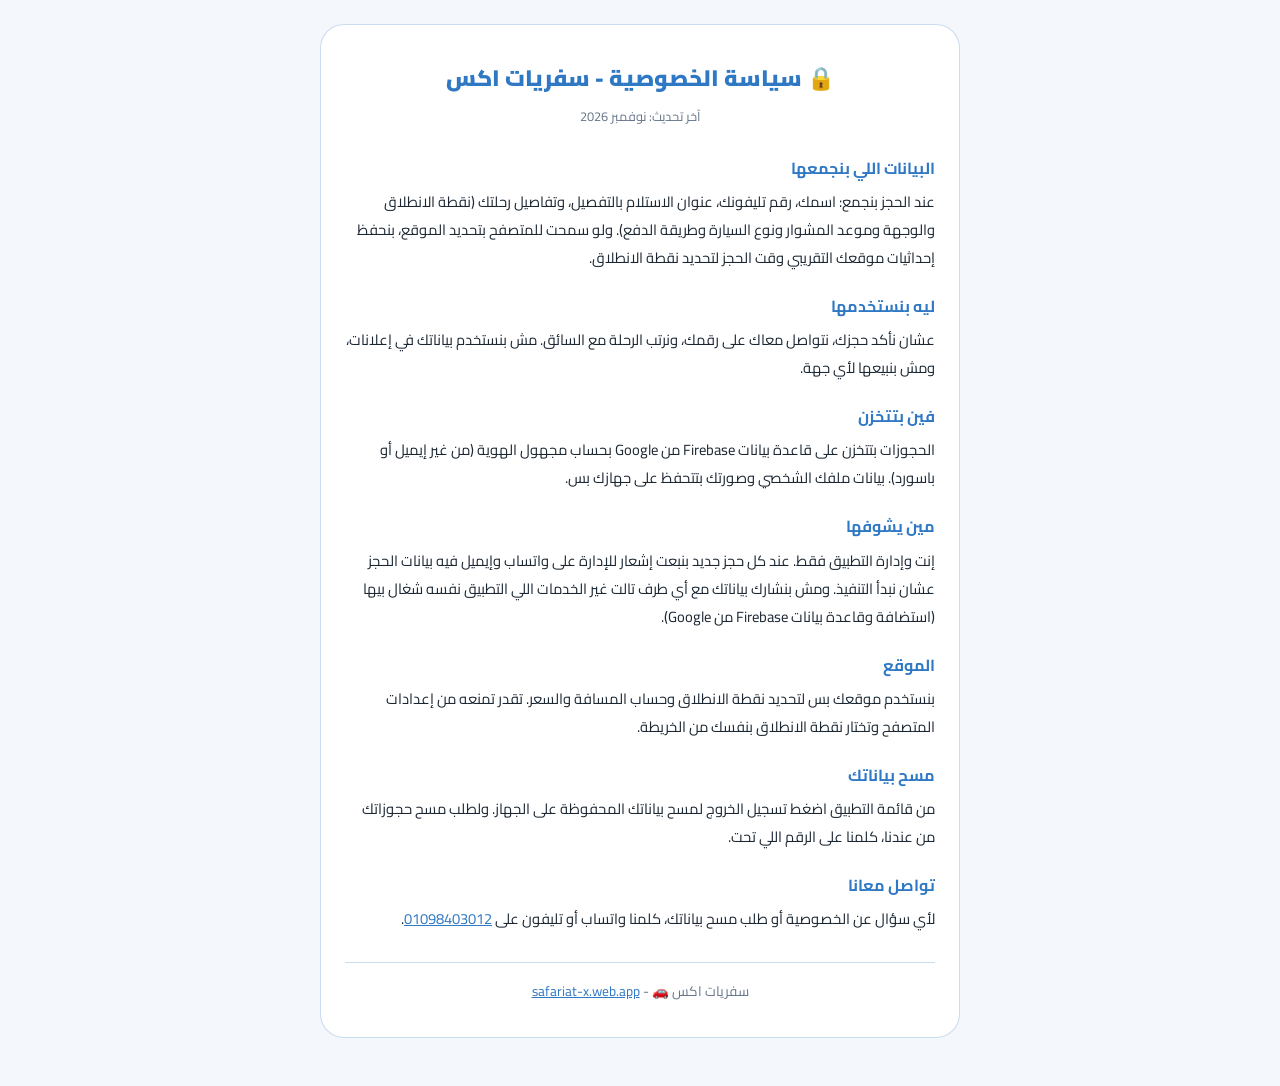
<file: privacy.html>
<!DOCTYPE html>
<html lang="ar" dir="rtl">
<head>
  <meta charset="UTF-8">
  <meta name="viewport" content="width=device-width, initial-scale=1.0">
  <title>سياسة الخصوصية - سفريات اكس</title>
  <link href="https://fonts.googleapis.com/css2?family=Cairo:wght@300;400;600;700;900&display=swap" rel="stylesheet">
  <style>
    * { margin: 0; padding: 0; box-sizing: border-box; }
    body {
      font-family: 'Cairo', sans-serif;
      background: #f4f7fb;
      color: #1b2733;
      line-height: 1.9;
      padding: 1.5rem 1rem 3rem;
    }
    .page {
      max-width: 640px;
      margin: 0 auto;
      background: #ffffff;
      border: 1px solid rgba(47,120,196,0.25);
      border-radius: 24px;
      padding: 2rem 1.5rem;
    }
    h1 {
      font-size: 1.4rem;
      font-weight: 900;
      color: #2f78c4;
      text-align: center;
      margin-bottom: 0.3rem;
    }
    .updated {
      text-align: center;
      font-size: 0.8rem;
      color: #66758a;
      margin-bottom: 1.5rem;
    }
    h2 {
      font-size: 1rem;
      font-weight: 700;
      color: #2f78c4;
      margin: 1.2rem 0 0.3rem;
    }
    p, li { font-size: 0.92rem; }
    a { color: #2f78c4; }
    .footer {
      margin-top: 1.8rem;
      padding-top: 1rem;
      border-top: 1px solid rgba(47,120,196,0.25);
      text-align: center;
      font-size: 0.85rem;
      color: #66758a;
    }
  </style>
</head>
<body>
  <div class="page">
    <h1>🔒 سياسة الخصوصية - سفريات اكس</h1>
    <div class="updated">آخر تحديث: نوفمبر 2026</div>

    <h2>البيانات اللي بنجمعها</h2>
    <p>عند الحجز بنجمع: اسمك، رقم تليفونك، عنوان الاستلام بالتفصيل، وتفاصيل رحلتك (نقطة الانطلاق والوجهة وموعد المشوار ونوع السيارة وطريقة الدفع). ولو سمحت للمتصفح بتحديد الموقع، بنحفظ إحداثيات موقعك التقريبي وقت الحجز لتحديد نقطة الانطلاق.</p>

    <h2>ليه بنستخدمها</h2>
    <p>عشان نأكد حجزك، نتواصل معاك على رقمك، ونرتب الرحلة مع السائق. مش بنستخدم بياناتك في إعلانات، ومش بنبيعها لأي جهة.</p>

    <h2>فين بتتخزن</h2>
    <p>الحجوزات بتتخزن على قاعدة بيانات Firebase من Google بحساب مجهول الهوية (من غير إيميل أو باسورد). بيانات ملفك الشخصي وصورتك بتتحفظ على جهازك بس.</p>

    <h2>مين يشوفها</h2>
    <p>إنت وإدارة التطبيق فقط. عند كل حجز جديد بنبعت إشعار للإدارة على واتساب وإيميل فيه بيانات الحجز عشان نبدأ التنفيذ. ومش بنشارك بياناتك مع أي طرف تالت غير الخدمات اللي التطبيق نفسه شغال بيها (استضافة وقاعدة بيانات Firebase من Google).</p>

    <h2>الموقع</h2>
    <p>بنستخدم موقعك بس لتحديد نقطة الانطلاق وحساب المسافة والسعر. تقدر تمنعه من إعدادات المتصفح وتختار نقطة الانطلاق بنفسك من الخريطة.</p>

    <h2>مسح بياناتك</h2>
    <p>من قائمة التطبيق اضغط تسجيل الخروج لمسح بياناتك المحفوظة على الجهاز. ولطلب مسح حجوزاتك من عندنا، كلمنا على الرقم اللي تحت.</p>

    <h2>تواصل معانا</h2>
    <p>لأي سؤال عن الخصوصية أو طلب مسح بياناتك، كلمنا واتساب أو تليفون على <a href="https://wa.me/201098403012" dir="ltr">01098403012</a>.</p>

    <div class="footer">
      سفريات اكس 🚗 - <a href="https://safariat-x.web.app">safariat-x.web.app</a>
    </div>
  </div>
</body>
</html>
</file>
